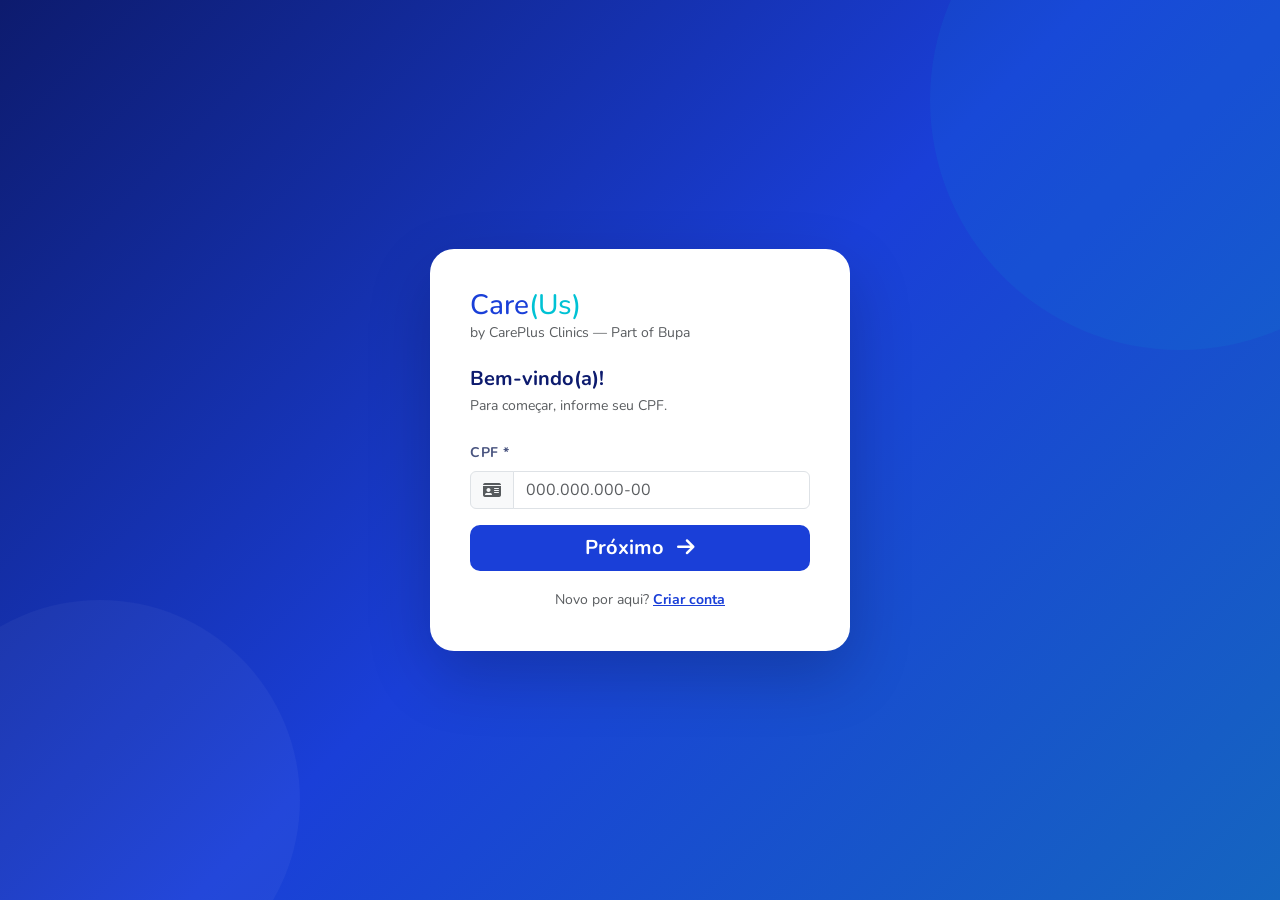
<file: index.html>
<!DOCTYPE html>
<html lang="pt-BR">
<head>
  <meta charset="UTF-8">
  <meta name="viewport" content="width=device-width, initial-scale=1.0">
  <title>Care(Us) — Login</title>

  <!-- Bootstrap 5 CSS -->
  <link href="https://cdn.jsdelivr.net/npm/bootstrap@5.3.3/dist/css/bootstrap.min.css" rel="stylesheet">
  <!-- Font Awesome -->
  <link rel="stylesheet" href="https://cdnjs.cloudflare.com/ajax/libs/font-awesome/6.4.0/css/all.min.css">
  <!-- Custom CSS -->
  <link rel="stylesheet" href="css/style.css">
</head>
<body>

<div class="login-page">
  <div class="login-card">

    <!-- Logo -->
    <div class="mb-4">
      <h2 class="fw-black mb-0" style="color: var(--cp-blue); font-size: 28px;">
        Care<span style="color: var(--cp-cyan);">(Us)</span>
      </h2>
      <p class="text-muted small mb-0">by CarePlus Clinics — Part of Bupa</p>
    </div>

    <!-- ETAPA 1: CPF -->
    <div id="stepCpf">
      <h5 class="fw-bold mb-1">Bem-vindo(a)!</h5>
      <p class="text-muted small mb-4">Para começar, informe seu CPF.</p>

      <div class="mb-3">
        <label class="form-label fw-bold small text-uppercase" style="color: var(--cp-gray-text); letter-spacing: .5px;">CPF *</label>
        <div class="input-group">
          <span class="input-group-text"><i class="fas fa-id-card text-muted"></i></span>
          <input type="text" class="form-control" id="cpfInput" placeholder="000.000.000-00" maxlength="14">
        </div>
      </div>

      <button class="btn btn-cp-primary btn-lg w-100 mb-3" onclick="checkCPF()">
        Próximo <i class="fas fa-arrow-right ms-2"></i>
      </button>

      <div class="text-center">
        <small class="text-muted">Novo por aqui? </small>
        <a href="#" class="fw-bold small" style="color: var(--cp-blue);" onclick="showStep('stepCadastro')">Criar conta</a>
      </div>
    </div>

    <!-- ETAPA 2: Senha -->
    <div id="stepSenha" class="d-none">
      <div class="text-center mb-4">
        <div class="rounded-circle mx-auto mb-3 d-flex align-items-center justify-content-center fw-black text-white"
             style="width:64px;height:64px;background:linear-gradient(135deg,var(--cp-blue),var(--cp-cyan));font-size:24px;">A</div>
        <h5 class="fw-bold mb-0">Bem-vinda, Ana!</h5>
        <p class="text-muted small">Digite sua senha para entrar</p>
      </div>

      <div class="mb-3">
        <label class="form-label fw-bold small text-uppercase" style="color: var(--cp-gray-text); letter-spacing: .5px;">Senha *</label>
        <div class="input-group">
          <span class="input-group-text"><i class="fas fa-lock text-muted"></i></span>
          <input type="password" class="form-control" id="senhaInput" placeholder="••••••••">
          <button class="btn btn-outline-secondary" type="button" onclick="toggleSenha()">
            <i class="fas fa-eye" id="eyeIcon"></i>
          </button>
        </div>
      </div>

      <div class="form-check mb-3">
        <input class="form-check-input" type="checkbox" id="keepConnected">
        <label class="form-check-label small" for="keepConnected">Permanecer conectado</label>
      </div>

      <button class="btn btn-cp-primary btn-lg w-100 mb-3" onclick="doLogin()">
        <i class="fas fa-sign-in-alt me-2"></i> Entrar
      </button>

      <div class="d-flex justify-content-center gap-3">
        <a href="#" class="small" style="color: var(--cp-blue);" onclick="showStep('stepCpf')">Voltar</a>
        <span class="text-muted small">·</span>
        <a href="#" class="small" style="color: var(--cp-blue);">Esqueci a senha</a>
      </div>
    </div>

    <!-- ETAPA 3: Cadastro -->
    <div id="stepCadastro" class="d-none">
      <div class="d-flex align-items-center gap-2 mb-4">
        <a href="#" onclick="showStep('stepCpf')" class="text-decoration-none" style="color: var(--cp-blue);">
          <i class="fas fa-arrow-left"></i>
        </a>
        <h5 class="fw-bold mb-0">Criar Conta</h5>
      </div>

      <div class="row g-3">
        <div class="col-12">
          <label class="form-label fw-bold small">CPF *</label>
          <input type="text" class="form-control" placeholder="000.000.000-00" maxlength="14">
        </div>
        <div class="col-12">
          <label class="form-label fw-bold small">Nome Completo *</label>
          <input type="text" class="form-control" placeholder="Seu nome completo">
        </div>
        <div class="col-md-6">
          <label class="form-label fw-bold small">E-mail *</label>
          <input type="email" class="form-control" placeholder="email@exemplo.com">
        </div>
        <div class="col-md-6">
          <label class="form-label fw-bold small">Telefone *</label>
          <input type="text" class="form-control" placeholder="(11) 99999-0000">
        </div>
        <div class="col-md-8">
          <label class="form-label fw-bold small">CEP *</label>
          <input type="text" class="form-control" placeholder="00000-000">
        </div>
        <div class="col-md-4">
          <label class="form-label fw-bold small">Número</label>
          <input type="text" class="form-control" placeholder="42">
        </div>
        <div class="col-md-6">
          <label class="form-label fw-bold small">Data de Nascimento *</label>
          <input type="date" class="form-control">
        </div>
        <div class="col-md-6">
          <label class="form-label fw-bold small">Tipo Sanguíneo</label>
          <select class="form-select">
            <option value="">Selecione</option>
            <option>A+</option><option>A-</option><option>B+</option><option>B-</option>
            <option>AB+</option><option>AB-</option><option>O+</option><option>O-</option>
          </select>
        </div>
        <div class="col-12">
          <label class="form-label fw-bold small">Alergias</label>
          <input type="text" class="form-control" placeholder="Ex: Dipirona, Penicilina">
        </div>
        <div class="col-12">
          <label class="form-label fw-bold small">Senha *</label>
          <input type="password" class="form-control" placeholder="Mínimo 8 caracteres">
        </div>
        <div class="col-12">
          <button class="btn btn-cp-primary btn-lg w-100"
            onclick="showToast('Conta criada! Bem-vindo(a) ao Care(Us)!','success'); setTimeout(()=>{window.location.href='home.html'},1500);">
            <i class="fas fa-check me-2"></i> Criar Conta
          </button>
        </div>
      </div>
    </div>

  </div>
</div>

<!-- Bootstrap JS -->
<script src="https://cdn.jsdelivr.net/npm/bootstrap@5.3.3/dist/js/bootstrap.bundle.min.js"></script>
<!-- App JS -->
<script src="js/app.js"></script>
<script>
  document.addEventListener('DOMContentLoaded', () => {
    maskCPF(document.getElementById('cpfInput'));
  });

  function showStep(id) {
    ['stepCpf','stepSenha','stepCadastro'].forEach(s => {
      document.getElementById(s).classList.add('d-none');
    });
    document.getElementById(id).classList.remove('d-none');
  }

  function checkCPF() {
    const cpf = document.getElementById('cpfInput').value.replace(/\D/g,'');
    if (cpf.length !== 11) {
      showToast('CPF inválido. Verifique e tente novamente.', 'danger');
      return;
    }
    showStep('stepSenha');
  }

  function doLogin() {
    const senha = document.getElementById('senhaInput').value;
    if (!senha) { showToast('Informe sua senha.', 'danger'); return; }
    showToast('Entrando...', 'info', 900);
    setTimeout(() => { window.location.href = 'home.html'; }, 900);
  }

  function toggleSenha() {
    const input = document.getElementById('senhaInput');
    const icon  = document.getElementById('eyeIcon');
    if (input.type === 'password') {
      input.type = 'text';
      icon.className = 'fas fa-eye-slash';
    } else {
      input.type = 'password';
      icon.className = 'fas fa-eye';
    }
  }

  document.addEventListener('keydown', e => {
    if (e.key !== 'Enter') return;
    if (!document.getElementById('stepCpf').classList.contains('d-none'))    checkCPF();
    else if (!document.getElementById('stepSenha').classList.contains('d-none')) doLogin();
  });
</script>
</body>
</html>
</file>
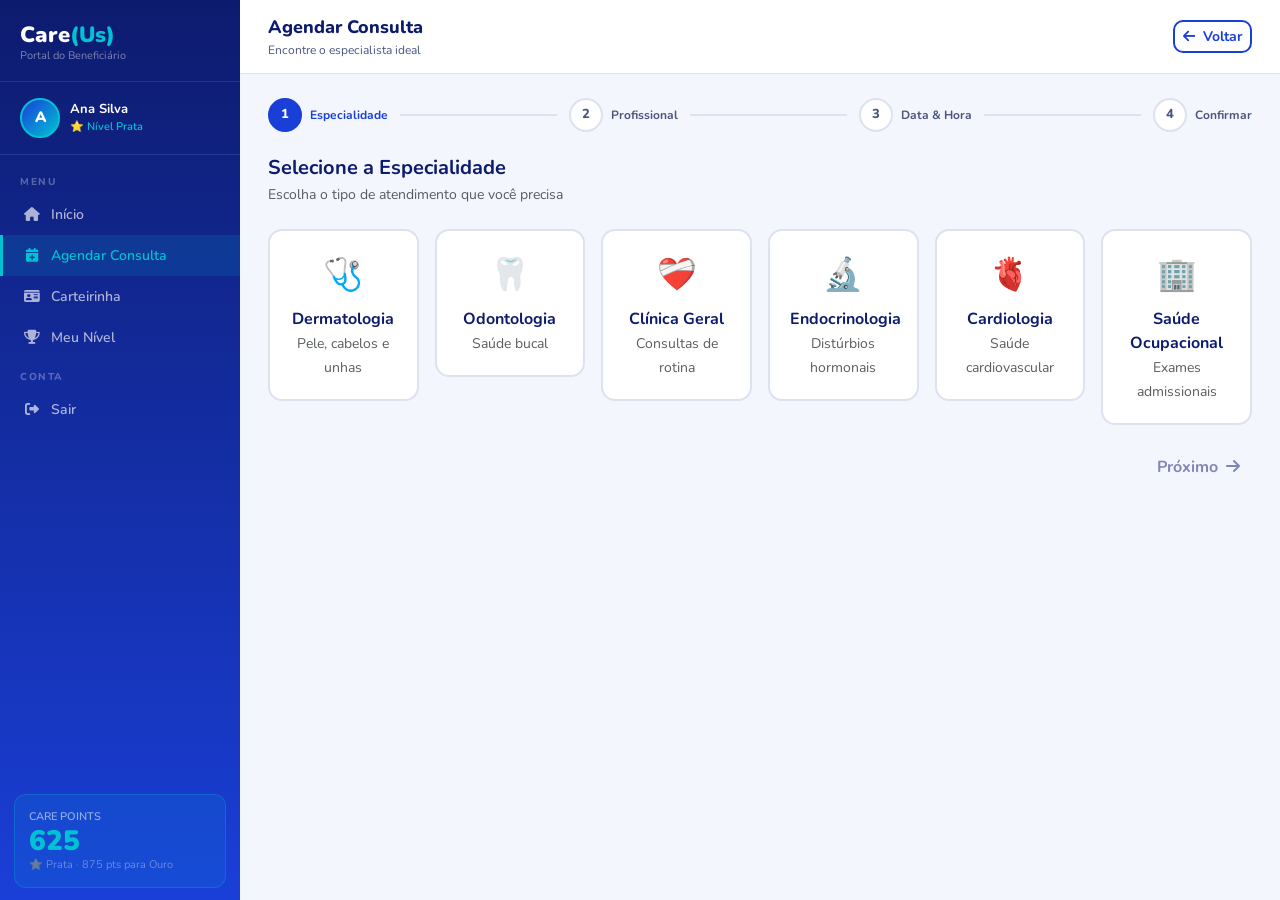
<file: agendar.html>
<!DOCTYPE html>
<html lang="pt-BR">
<head>
  <meta charset="UTF-8">
  <meta name="viewport" content="width=device-width, initial-scale=1.0">
  <title>Care(Us) — Agendar Consulta</title>
  <link href="https://cdn.jsdelivr.net/npm/bootstrap@5.3.3/dist/css/bootstrap.min.css" rel="stylesheet">
  <link rel="stylesheet" href="https://cdnjs.cloudflare.com/ajax/libs/font-awesome/6.4.0/css/all.min.css">
  <link rel="stylesheet" href="css/style.css">
</head>
<body>

<div id="sidebarMount"></div>

<div class="main-content">

  <div class="topbar d-flex align-items-center justify-content-between">
    <div>
      <div class="page-title">Agendar Consulta</div>
      <div class="page-sub">Encontre o especialista ideal</div>
    </div>
    <a href="home.html" class="btn btn-cp-outline btn-sm">
      <i class="fas fa-arrow-left me-1"></i> Voltar
    </a>
  </div>

  <div class="page-wrapper">

    <!-- STEPPER -->
    <div class="stepper mb-4 fade-up">
      <div class="step-item active" id="si1">
        <div class="step-circle" id="sc1">1</div>
        <span class="step-label d-none d-sm-inline">Especialidade</span>
      </div>
      <div class="step-line" id="sl1"></div>
      <div class="step-item" id="si2">
        <div class="step-circle" id="sc2">2</div>
        <span class="step-label d-none d-sm-inline">Profissional</span>
      </div>
      <div class="step-line" id="sl2"></div>
      <div class="step-item" id="si3">
        <div class="step-circle" id="sc3">3</div>
        <span class="step-label d-none d-sm-inline">Data & Hora</span>
      </div>
      <div class="step-line" id="sl3"></div>
      <div class="step-item" id="si4">
        <div class="step-circle" id="sc4">4</div>
        <span class="step-label d-none d-sm-inline">Confirmar</span>
      </div>
    </div>

    <!-- PAINEL 1: Especialidade -->
    <div id="panel1">
      <h5 class="fw-bold mb-1">Selecione a Especialidade</h5>
      <p class="text-muted small mb-4">Escolha o tipo de atendimento que você precisa</p>

      <div class="row g-3 mb-4">
        <div class="col-6 col-md-4 col-lg-2">
          <div class="specialty-card" onclick="selectEspec(this,'Dermatologia')">
            <div style="font-size:32px;">🩺</div>
            <div class="fw-bold mt-2">Dermatologia</div>
            <small class="text-muted">Pele, cabelos e unhas</small>
          </div>
        </div>
        <div class="col-6 col-md-4 col-lg-2">
          <div class="specialty-card" onclick="selectEspec(this,'Odontologia')">
            <div style="font-size:32px;">🦷</div>
            <div class="fw-bold mt-2">Odontologia</div>
            <small class="text-muted">Saúde bucal</small>
          </div>
        </div>
        <div class="col-6 col-md-4 col-lg-2">
          <div class="specialty-card" onclick="selectEspec(this,'Clínica Geral')">
            <div style="font-size:32px;">❤️‍🩹</div>
            <div class="fw-bold mt-2">Clínica Geral</div>
            <small class="text-muted">Consultas de rotina</small>
          </div>
        </div>
        <div class="col-6 col-md-4 col-lg-2">
          <div class="specialty-card" onclick="selectEspec(this,'Endocrinologia')">
            <div style="font-size:32px;">🔬</div>
            <div class="fw-bold mt-2">Endocrinologia</div>
            <small class="text-muted">Distúrbios hormonais</small>
          </div>
        </div>
        <div class="col-6 col-md-4 col-lg-2">
          <div class="specialty-card" onclick="selectEspec(this,'Cardiologia')">
            <div style="font-size:32px;">🫀</div>
            <div class="fw-bold mt-2">Cardiologia</div>
            <small class="text-muted">Saúde cardiovascular</small>
          </div>
        </div>
        <div class="col-6 col-md-4 col-lg-2">
          <div class="specialty-card" onclick="selectEspec(this,'Saúde Ocupacional')">
            <div style="font-size:32px;">🏢</div>
            <div class="fw-bold mt-2">Saúde Ocupacional</div>
            <small class="text-muted">Exames admissionais</small>
          </div>
        </div>
      </div>

      <div class="text-end">
        <button class="btn btn-cp-primary" id="btnProx1" onclick="goStep(2)" disabled
                style="opacity:.5; cursor:not-allowed;">
          Próximo <i class="fas fa-arrow-right ms-1"></i>
        </button>
      </div>
    </div>

<!-- PAINEL 2: Profissional -->
<div id="panel2" class="d-none">
  <div class="d-flex align-items-center justify-content-between mb-3">
    <div>
      <h5 class="fw-bold mb-0">Escolha o Profissional</h5>
      <small class="text-muted" id="specLabel">3 resultados encontrados</small>
    </div>
    <button class="btn btn-cp-outline btn-sm" onclick="goStep(1)">
      <i class="fas fa-arrow-left me-1"></i> Voltar
    </button>
  </div>

  <!-- Filtros -->
  <div class="d-flex flex-wrap gap-2 mb-3">
    <button class="btn btn-sm btn-cp-outline" id="filtroHoje"  onclick="filterToggle(this,'hoje')">Disponível hoje</button>
    <button class="btn btn-sm btn-cp-outline" id="filtroPlano" onclick="filterToggle(this,'plano')">Aceita meu plano</button>
    <button class="btn btn-sm btn-cp-outline" id="filtroPrata" onclick="filterToggle(this,'prata')">Desconto Prata</button>
  </div>

  <!-- Lista de médicos renderizada via JS -->
  <div id="listaMedicos"></div>

</div>

    <!-- PAINEL 3: Data & Hora -->
    <div id="panel3" class="d-none">
      <div class="d-flex align-items-center justify-content-between mb-4">
        <div>
          <h5 class="fw-bold mb-0" id="medicoTitle">-</h5>
          <small class="text-muted" id="medicoAddr">-</small>
        </div>
        <button class="btn btn-cp-outline btn-sm" onclick="goStep(2)">
          <i class="fas fa-arrow-left me-1"></i> Voltar
        </button>
      </div>

      <div class="row g-4">
        <div class="col-md-6">
          <div class="cp-card p-4">
            <h6 class="fw-bold mb-3"><i class="fas fa-calendar me-1"></i> Escolha o Dia</h6>
            <div id="calendarioPrincipal"></div>
          </div>
        </div>
        <div class="col-md-6">
          <div class="cp-card p-4">
            <h6 class="fw-bold mb-3"><i class="fas fa-clock me-1"></i> Horários Disponíveis</h6>
            <p class="text-muted small" id="dataSelecionada">Selecione um dia no calendário</p>
            <div class="d-flex flex-wrap gap-2 mb-4">
              <span class="time-slot" onclick="selTime(this)">08:30</span>
              <span class="time-slot" onclick="selTime(this)">09:00</span>
              <span class="time-slot" onclick="selTime(this)">10:00</span>
              <span class="time-slot" onclick="selTime(this)">11:00</span>
              <span class="time-slot selected" onclick="selTime(this)">15:00</span>
              <span class="time-slot" onclick="selTime(this)">15:30</span>
              <span class="time-slot" onclick="selTime(this)">16:15</span>
              <span class="time-slot" onclick="selTime(this)">18:30</span>
            </div>
            <div class="mb-3">
              <label class="form-label fw-bold small">Observações</label>
              <textarea class="form-control" rows="3" placeholder="Descreva o motivo da consulta..."></textarea>
            </div>
            <div class="text-end">
              <button class="btn btn-cp-primary" onclick="goStep(4)">
                Continuar <i class="fas fa-arrow-right ms-1"></i>
              </button>
            </div>
          </div>
        </div>
      </div>
    </div>

    <!-- PAINEL 4: Confirmação -->
    <div id="panel4" class="d-none">
      <div class="d-flex align-items-center justify-content-between mb-4">
        <div>
          <h5 class="fw-bold mb-0">Confirmar Agendamento</h5>
          <small class="text-muted">Revise os dados antes de confirmar</small>
        </div>
        <button class="btn btn-cp-outline btn-sm" onclick="goStep(3)">
          <i class="fas fa-arrow-left me-1"></i> Voltar
        </button>
      </div>

      <div class="row g-4">
        <div class="col-lg-7">
          <!-- Resumo -->
          <div class="cp-card p-4 mb-3 fade-up"
               style="background: linear-gradient(135deg,#E8ECFF,#E0F9FB);border-color: var(--cp-blue);">
            <div class="row g-3">
              <div class="col-12">
                <small class="text-muted fw-bold">Profissional</small>
                <div class="fw-bold" id="confMedico">-</div>
                <small class="text-muted" id="confEspec">—</small>
              </div>
              <div class="col-md-6">
                <small class="text-muted fw-bold">Clínica</small>
                <div class="fw-bold" id="confAddr">-</div>
              </div>
              <div class="col-md-6">
                <small class="text-muted fw-bold">Data e Hora</small>
                <div class="fw-bold">Dom, 26/04/2026 · 15:00</div>
              </div>
              <div class="col-md-6">
                <small class="text-muted fw-bold">Deslocamento</small>
                <div class="fw-bold">🚗 10 km · ~15 min (leve)</div>
              </div>
              <div class="col-md-6">
                <small class="text-muted fw-bold">Clima previsto</small>
                <div class="fw-bold">☀️ 29°C · Ensolarado</div>
              </div>
            </div>
          </div>

          <!-- Recompensa -->
          <div class="p-3 rounded-3 mb-3 d-flex align-items-center gap-3 fade-up"
               style="background:linear-gradient(135deg, var(--cp-blue-dark), var(--cp-blue)); color:#fff;">
            <span style="font-size:28px;">🏆</span>
            <div>
              <div class="fw-bold">+20 Care Points pelo agendamento!</div>
              <small style="opacity:.75;">Compareça e ganhe mais +50 pts. Cancele com 48h+ e ganhe +20 pts.</small>
            </div>
          </div>

          <!-- Integrações -->
          <div class="cp-card p-3 fade-up">
            <h6 class="fw-bold mb-3">Integrações disponíveis</h6>
            <div class="d-grid gap-2">
              <button class="btn btn-cp-outline btn-sm text-start" onclick="showToast('Adicionado ao Google Agenda!','success')">
                <i class="fab fa-google me-2" style="color:#EA4335;"></i> Sincronizar com Google Agenda
              </button>
              <button class="btn btn-cp-outline btn-sm text-start" onclick="showToast('Abrindo rota no Waze...','info')">
                <span class="me-2">🗺️</span> Planejar rota no Waze
              </button>
              <button class="btn btn-cp-outline btn-sm text-start" onclick="showToast('Disponível após a consulta.','info')">
                <i class="fas fa-rotate me-2"></i> Agendar consulta de retorno
              </button>
            </div>
          </div>
        </div>

        <div class="col-lg-5">
          <div class="cp-card p-4 fade-up">
            <h6 class="fw-bold mb-3">Resumo</h6>
            <table class="table table-sm">
              <tbody>
                <tr><td class="text-muted small">Especialidade</td><td class="fw-bold small" id="resumoEspec">—</td></tr>
                <tr><td class="text-muted small">Médico</td><td class="fw-bold small" id="resumoMedico">—</td></tr>
                <tr><td class="text-muted small">Data</td><td class="fw-bold small">26/04/2026</td></tr>
                <tr><td class="text-muted small">Hora</td><td class="fw-bold small">15:00</td></tr>
                <tr><td class="text-muted small">Cobertura</td><td><span class="badge" style="background:#E8F5E9;color:#2E7D32;">✓ Plano aceito</span></td></tr>
              </tbody>
            </table>
            <button class="btn btn-cp-primary btn-lg w-100" onclick="finalizar()">
              <i class="fas fa-check me-2"></i> Confirmar Agendamento
            </button>
            <p class="text-muted text-center mt-2" style="font-size:11px;">
              A consulta será confirmada pela nossa equipe
            </p>
          </div>
        </div>
      </div>
    </div>

    <!-- PAINEL SUCESSO -->
    <div id="panelSucesso" class="d-none text-center py-5 fade-up">
      <div style="font-size:64px;" class="mb-3">🎉</div>
      <h3 class="fw-black" style="color: var(--cp-blue);">Consulta Agendada!</h3>
      <p class="text-muted" id="sucessoInfo">—</p>
      <div class="d-inline-block rounded-3 p-3 mb-4"
           style="background:linear-gradient(135deg,var(--cp-blue-dark),var(--cp-blue));color:#fff;">
        <div class="small" style="opacity:.75;">Care Points ganhos</div>
        <div class="fw-black" style="font-size:36px;color:var(--cp-cyan);">+20 CP</div>
        <div class="small" style="opacity:.75;">Saldo total: <strong>645 pts</strong></div>
      </div>
      <div class="d-flex justify-content-center flex-wrap gap-2">
        <a href="home.html" class="btn btn-cp-primary">
          <i class="fas fa-house me-1"></i> Ir para Início
        </a>
        <button class="btn btn-cp-outline" onclick="showToast('Adicionado ao Google Agenda!','success')">
          <i class="fab fa-google me-1"></i> Google Agenda
        </button>
        <button class="btn btn-cp-outline" onclick="showToast('Abrindo Waze...','info')">
          <i class="fas fa-location-arrow me-1"></i> Waze
        </button>
      </div>
    </div>

  </div><!-- /page-wrapper -->
</div><!-- /main-content -->

<script src="https://cdn.jsdelivr.net/npm/bootstrap@5.3.3/dist/js/bootstrap.bundle.min.js"></script>
<script src="js/app.js"></script>
<script src="js/sidebar.js"></script>
<script src="js/data.js"></script>
<script>
  let currentStep     = 1;
  let especSelecionada = '';
  let medicoSelecionado = {};
  let filtrosAtivos   = { hoje: false, plano: false, prata: false };
 
  document.addEventListener('DOMContentLoaded', () => {
    buildSidebar('agendar');
  });
 
  /* ---- Renderiza a lista de médicos filtrada ---- */
  function renderMedicos() {
    const lista = medicos.filter(m => {
      if (m.especialidade !== especSelecionada) return false;
      if (filtrosAtivos.hoje  && !m.proximaData.toLowerCase().includes('hoje')) return false;
      if (filtrosAtivos.plano && !m.planoAceito)  return false;
      if (filtrosAtivos.prata && !m.descontoPrata) return false;
      return true;
    });
 
    const container = document.getElementById('listaMedicos');
 
    if (lista.length === 0) {
      container.innerHTML = `
        <div class="text-center py-5 text-muted">
          <i class="fas fa-user-doctor fa-2x mb-3"></i>
          <p>Nenhum profissional encontrado com os filtros selecionados.</p>
        </div>`;
      document.getElementById('specLabel').textContent = '0 resultados encontrados';
      return;
    }
 
    document.getElementById('specLabel').textContent =
      `${lista.length} resultado${lista.length > 1 ? 's' : ''} para "${especSelecionada}"`;
 
    container.innerHTML = lista.map(m => {
      const avatarStyle = m.avatarGradient
        ? `background:${m.avatarGradient};`
        : '';
 
      const badges = [
        `<span class="badge" style="background:var(--cp-gray-bg);color:var(--cp-gray-text);">🏥 ${m.clinica}</span>`,
        m.planoAceito  ? `<span class="badge" style="background:#E8F5E9;color:#2E7D32;">✓ Plano aceito</span>` : '',
        m.descontoPrata ? `<span class="badge" style="background:#F3E5F5;color:#7B1FA2;">⭐ Desconto Prata</span>` : '',
        m.distancia    ? `<span class="badge" style="background:var(--cp-gray-bg);color:var(--cp-gray-text);">🚗 ${m.distancia}</span>` : '',
      ].filter(Boolean).join('');
 
      const rodape = m.cobertura === 'total'
        ? `<div style="font-size:11px;color:var(--cp-green);">✓ Cobertura total</div>`
        : m.preco
        ? `<div style="font-size:11px;color:var(--cp-gray-text);">${m.preco}</div>`
        : '';
 
      return `
        <div class="cp-card p-3 mb-3 fade-up" style="cursor:pointer;"
             onclick="selectMedico(${m.id})">
          <div class="d-flex align-items-center gap-3">
            <div class="doctor-avatar" style="width:56px;height:56px;border-radius:14px;font-size:18px;${avatarStyle}">
              ${m.iniciais}
            </div>
            <div class="flex-grow-1">
              <div class="fw-bold">${m.nome}</div>
              <small class="text-muted">${m.crm} · ${m.especialidade}</small>
              <div class="d-flex flex-wrap gap-1 mt-1">${badges}</div>
            </div>
            <div class="text-end flex-shrink-0">
              <div style="font-size:11px;color:var(--cp-gray-text);">Próx. disponível</div>
              <div class="fw-bold" style="color:${m.proximaDataCor};">${m.proximaData}</div>
              ${rodape}
            </div>
          </div>
        </div>`;
    }).join('');
  }
 
  /* ---- Seleciona especialidade ---- */
  function selectEspec(el, nome) {
    document.querySelectorAll('.specialty-card').forEach(c => c.classList.remove('selected'));
    el.classList.add('selected');
    especSelecionada = nome;
 
    const btn = document.getElementById('btnProx1');
    btn.disabled = false;
    btn.style.opacity = '1';
    btn.style.cursor  = 'pointer';
  }
 
  /* ---- Toggle de filtros ---- */
  function filterToggle(btn, filtro) {
    filtrosAtivos[filtro] = !filtrosAtivos[filtro];
    btn.classList.toggle('btn-cp-primary');
    btn.classList.toggle('btn-cp-outline');
    renderMedicos();
  }
 
  /* ---- Seleciona médico pelo id ---- */
  function selectMedico(id) {
    medicoSelecionado = medicos.find(m => m.id === id);
 
    document.getElementById('medicoTitle').textContent = `Agendar com ${medicoSelecionado.nome}`;
    document.getElementById('medicoAddr').textContent  = medicoSelecionado.endereco;
    document.getElementById('confMedico').textContent  = medicoSelecionado.nome;
    document.getElementById('confEspec').textContent   = medicoSelecionado.especialidade;
    document.getElementById('confAddr').textContent    = medicoSelecionado.endereco;
    document.getElementById('resumoMedico').textContent = medicoSelecionado.nome;
    document.getElementById('resumoEspec').textContent  = medicoSelecionado.especialidade;
    document.getElementById('sucessoInfo').textContent  = `${medicoSelecionado.nome} · Dom, 26/04 · 15:00`;
 
    goStep(3);
  }
 
  /* ---- Navegação entre steps ---- */
  function goStep(n) {
    ['panel1','panel2','panel3','panel4'].forEach(id => {
      document.getElementById(id).classList.add('d-none');
    });
    document.getElementById('panel' + n).classList.remove('d-none');
    currentStep = n;
 
    // Atualiza stepper
    for (let i = 1; i <= 4; i++) {
      const si = document.getElementById('si' + i);
      const sc = document.getElementById('sc' + i);
      si.classList.remove('active', 'done');
      sc.innerHTML = i;
      if (i < 4) document.getElementById('sl' + i)?.classList.remove('done');
    }
    for (let i = 1; i < n; i++) {
      document.getElementById('si' + i).classList.add('done');
      document.getElementById('sc' + i).innerHTML = '<i class="fas fa-check" style="font-size:11px;"></i>';
      if (i < 4) document.getElementById('sl' + i)?.classList.add('done');
    }
    document.getElementById('si' + n).classList.add('active');
    window.scrollTo({ top: 0, behavior: 'smooth' });
 
    // Renderiza médicos ao entrar no passo 2
    if (n === 2) renderMedicos();
 
    // Inicia calendário ao entrar no passo 3
    if (n === 3) renderCalendar('calendarioPrincipal', d => {
      const dias   = ['Dom','Seg','Ter','Qua','Qui','Sex','Sáb'];
      const meses  = ['Jan','Fev','Mar','Abr','Mai','Jun','Jul','Ago','Set','Out','Nov','Dez'];
      document.getElementById('dataSelecionada').textContent =
        `${dias[d.getDay()]}, ${d.getDate()} de ${meses[d.getMonth()]} de ${d.getFullYear()}`;
    });
  }
 
  /* ---- Seleciona horário ---- */
  function selTime(el) {
    document.querySelectorAll('.time-slot').forEach(t => t.classList.remove('selected'));
    el.classList.add('selected');
  }
 
  /* ---- Finaliza agendamento ---- */
  function finalizar() {
    ['panel1','panel2','panel3','panel4'].forEach(id => {
      document.getElementById(id).classList.add('d-none');
    });
    document.getElementById('panelSucesso').classList.remove('d-none');
 
    for (let i = 1; i <= 4; i++) {
      document.getElementById('si' + i).classList.add('done');
      document.getElementById('sc' + i).innerHTML = '<i class="fas fa-check" style="font-size:11px;"></i>';
    }
    showToast('Consulta agendada! +20 Care Points adicionados! 🎉', 'success', 5000);
    window.scrollTo({ top: 0, behavior: 'smooth' });
  }
</script>

</body>
</html>
</file>
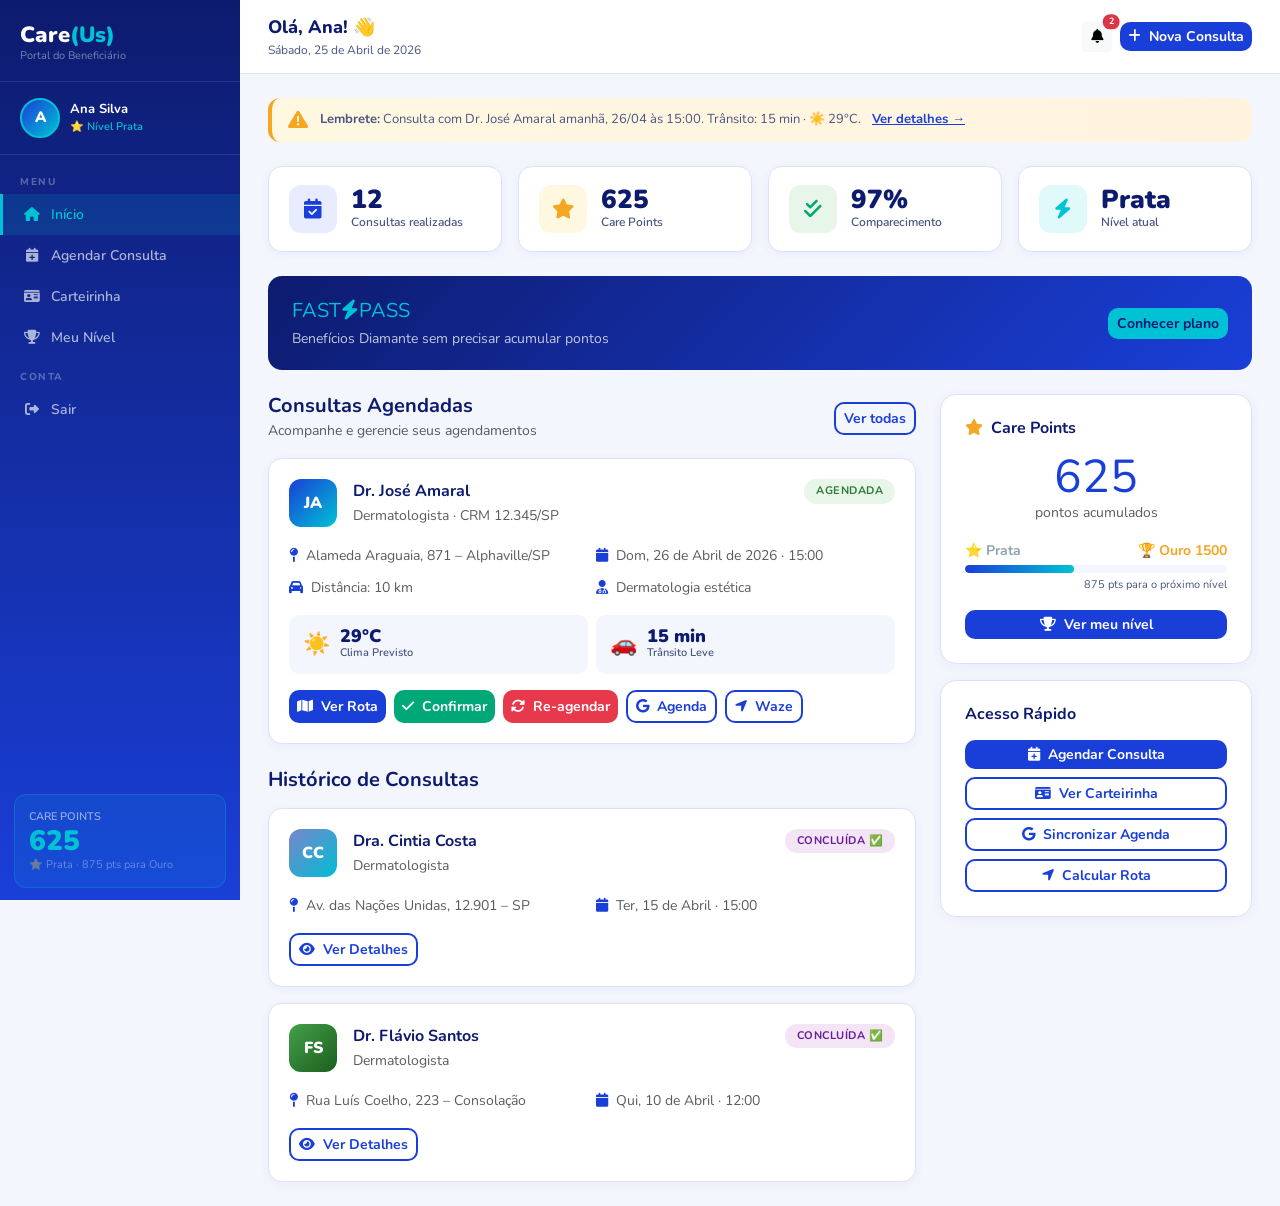
<file: home.html>
<!DOCTYPE html>
<html lang="pt-BR">
<head>
  <meta charset="UTF-8">
  <meta name="viewport" content="width=device-width, initial-scale=1.0">
  <title>Care(Us) — Início</title>
  <link href="https://cdn.jsdelivr.net/npm/bootstrap@5.3.3/dist/css/bootstrap.min.css" rel="stylesheet">
  <link rel="stylesheet" href="https://cdnjs.cloudflare.com/ajax/libs/font-awesome/6.4.0/css/all.min.css">
  <link rel="stylesheet" href="css/style.css">
</head>
<body>

<!-- Sidebar será inserida aqui pelo JS -->
<div id="sidebarMount"></div>

<!-- CONTEÚDO PRINCIPAL -->
<div class="main-content">

  <!-- Topbar -->
  <div class="topbar d-flex align-items-center justify-content-between">
    <div>
      <div class="page-title">Olá, Ana! 👋</div>
      <div class="page-sub">Sábado, 25 de Abril de 2026</div>
    </div>
    <div class="d-flex align-items-center gap-2">
      <button class="btn btn-light btn-sm position-relative" onclick="showToast('Consulta amanhã às 15h. Trânsito: 15 min. ☀️ 29°C','info',4000)">
        <i class="fas fa-bell"></i>
        <span class="position-absolute top-0 start-100 translate-middle badge rounded-pill bg-danger" style="font-size:9px;">2</span>
      </button>
      <a href="agendar.html" class="btn btn-cp-primary btn-sm">
        <i class="fas fa-plus me-1"></i> Nova Consulta
      </a>
    </div>
  </div>

  <!-- Conteúdo -->
  <div class="page-wrapper">

    <!-- Alerta -->
    <div class="alert-cp warning mb-4 fade-up">
      <i class="fas fa-triangle-exclamation fs-5" style="color: var(--cp-gold); flex-shrink:0;"></i>
      <div>
        <strong>Lembrete:</strong> Consulta com Dr. José Amaral amanhã, 26/04 às 15:00.
        Trânsito: 15 min · ☀️ 29°C.
        <a href="#consultaProxima" class="fw-bold ms-2" style="color: var(--cp-blue);">Ver detalhes →</a>
      </div>
    </div>

    <!-- Cards de estatísticas -->
    <div class="row g-3 mb-4">
      <div class="col-6 col-lg-3 fade-up delay-1">
        <div class="stat-card">
          <div class="stat-icon" style="background:#E8ECFF; color: var(--cp-blue);">
            <i class="fas fa-calendar-check"></i>
          </div>
          <div>
            <div class="stat-val">12</div>
            <div class="stat-label">Consultas realizadas</div>
          </div>
        </div>
      </div>
      <div class="col-6 col-lg-3 fade-up delay-2">
        <div class="stat-card">
          <div class="stat-icon" style="background:#FFF8E1; color: var(--cp-gold);">
            <i class="fas fa-star"></i>
          </div>
          <div>
            <div class="stat-val">625</div>
            <div class="stat-label">Care Points</div>
          </div>
        </div>
      </div>
      <div class="col-6 col-lg-3 fade-up delay-3">
        <div class="stat-card">
          <div class="stat-icon" style="background:#E8F5E9; color: var(--cp-green);">
            <i class="fas fa-check-double"></i>
          </div>
          <div>
            <div class="stat-val">97%</div>
            <div class="stat-label">Comparecimento</div>
          </div>
        </div>
      </div>
      <div class="col-6 col-lg-3 fade-up delay-4">
        <div class="stat-card">
          <div class="stat-icon" style="background:#E0F9FB; color: var(--cp-cyan);">
            <i class="fas fa-bolt"></i>
          </div>
          <div>
            <div class="stat-val">Prata</div>
            <div class="stat-label">Nível atual</div>
          </div>
        </div>
      </div>
    </div>

    <!-- Banner FastPass -->
    <div class="fastpass-banner mb-4 fade-up">
      <div>
        <div class="fw-black fs-5" style="color: var(--cp-cyan);">
          FAST<i class="fas fa-bolt"></i>PASS
        </div>
        <small style="color: rgba(255,255,255,.75);">Benefícios Diamante sem precisar acumular pontos</small>
      </div>
      <a href="nivel.html" class="btn btn-sm fw-bold"
         style="background: var(--cp-cyan); color: var(--cp-blue-dark); border-radius: 10px;">
        Conhecer plano
      </a>
    </div>

    <div class="row g-4">

      <!-- Coluna esquerda: consultas -->
      <div class="col-lg-8">

        <div class="d-flex align-items-center justify-content-between mb-3">
          <div>
            <h5 class="fw-bold mb-0">Consultas Agendadas</h5>
            <small class="text-muted">Acompanhe e gerencie seus agendamentos</small>
          </div>
          <a href="agendar.html" class="btn btn-cp-outline btn-sm">Ver todas</a>
        </div>

        <!-- Consulta 1 (próxima) -->
        <div class="consulta-card mb-3 fade-up" id="consultaProxima">
          <div class="d-flex align-items-start justify-content-between mb-3">
            <div class="d-flex align-items-center gap-3">
              <div class="doctor-avatar">JA</div>
              <div>
                <div class="fw-bold">Dr. José Amaral</div>
                <small class="text-muted">Dermatologista · CRM 12.345/SP</small>
              </div>
            </div>
            <span class="status-badge status-agendada">Agendada</span>
          </div>

          <div class="row g-2 mb-3">
            <div class="col-md-6">
              <small class="text-muted"><i class="fas fa-map-pin me-1" style="color: var(--cp-blue);"></i>
                Alameda Araguaia, 871 – Alphaville/SP</small>
            </div>
            <div class="col-md-6">
              <small class="text-muted"><i class="fas fa-calendar me-1" style="color: var(--cp-blue);"></i>
                Dom, 26 de Abril de 2026 · 15:00</small>
            </div>
            <div class="col-md-6">
              <small class="text-muted"><i class="fas fa-car me-1" style="color: var(--cp-blue);"></i>
                Distância: 10 km</small>
            </div>
            <div class="col-md-6">
              <small class="text-muted"><i class="fas fa-user-doctor me-1" style="color: var(--cp-blue);"></i>
                Dermatologia estética</small>
            </div>
          </div>

          <!-- Clima e Trânsito -->
          <div class="row g-2 mb-3">
            <div class="col-6">
              <div class="wt-box">
                <span style="font-size:22px;">☀️</span>
                <div>
                  <div class="wt-val">29°C</div>
                  <div class="wt-label">Clima Previsto</div>
                </div>
              </div>
            </div>
            <div class="col-6">
              <div class="wt-box">
                <span style="font-size:22px;">🚗</span>
                <div>
                  <div class="wt-val">15 min</div>
                  <div class="wt-label">Trânsito Leve</div>
                </div>
              </div>
            </div>
          </div>

          <!-- Ações -->
          <div class="d-flex flex-wrap gap-2">
            <button class="btn btn-cp-primary btn-sm" onclick="showToast('Abrindo rota no mapa...','info')">
              <i class="fas fa-map me-1"></i> Ver Rota
            </button>
            <button class="btn btn-cp-confirm btn-sm" id="btnConfirmar" onclick="confirmarConsulta()">
              <i class="fas fa-check me-1"></i> Confirmar
            </button>
            <button class="btn btn-cp-danger btn-sm" data-bs-toggle="modal" data-bs-target="#modalReagendar">
              <i class="fas fa-rotate me-1"></i> Re-agendar
            </button>
            <button class="btn btn-cp-outline btn-sm" onclick="showToast('Adicionado ao Google Agenda!','success')">
              <i class="fab fa-google me-1"></i> Agenda
            </button>
            <button class="btn btn-cp-outline btn-sm" onclick="showToast('Abrindo Waze...','info')">
              <i class="fas fa-location-arrow me-1"></i> Waze
            </button>
          </div>
        </div>

        <!-- Histórico -->
        <h5 class="fw-bold mb-3 mt-4">Histórico de Consultas</h5>

        <div class="consulta-card mb-3 fade-up" style="opacity:.9;">
          <div class="d-flex align-items-start justify-content-between mb-3">
            <div class="d-flex align-items-center gap-3">
              <div class="doctor-avatar" style="background:linear-gradient(135deg,#7986CB,#00BCD4);">CC</div>
              <div>
                <div class="fw-bold">Dra. Cintia Costa</div>
                <small class="text-muted">Dermatologista</small>
              </div>
            </div>
            <span class="status-badge status-concluida">Concluída ✅</span>
          </div>
          <div class="row g-2 mb-3">
            <div class="col-md-6">
              <small class="text-muted"><i class="fas fa-map-pin me-1" style="color: var(--cp-blue);"></i>
                Av. das Nações Unidas, 12.901 – SP</small>
            </div>
            <div class="col-md-6">
              <small class="text-muted"><i class="fas fa-calendar me-1" style="color: var(--cp-blue);"></i>
                Ter, 15 de Abril · 15:00</small>
            </div>
          </div>
          <button class="btn btn-cp-outline btn-sm" onclick="showToast('Abrindo detalhes...','info')">
            <i class="fas fa-eye me-1"></i> Ver Detalhes
          </button>
        </div>

        <div class="consulta-card fade-up" style="opacity:.9;">
          <div class="d-flex align-items-start justify-content-between mb-3">
            <div class="d-flex align-items-center gap-3">
              <div class="doctor-avatar" style="background:linear-gradient(135deg,#43A047,#1B5E20);">FS</div>
              <div>
                <div class="fw-bold">Dr. Flávio Santos</div>
                <small class="text-muted">Dermatologista</small>
              </div>
            </div>
            <span class="status-badge status-concluida">Concluída ✅</span>
          </div>
          <div class="row g-2 mb-3">
            <div class="col-md-6">
              <small class="text-muted"><i class="fas fa-map-pin me-1" style="color: var(--cp-blue);"></i>
                Rua Luís Coelho, 223 – Consolação</small>
            </div>
            <div class="col-md-6">
              <small class="text-muted"><i class="fas fa-calendar me-1" style="color: var(--cp-blue);"></i>
                Qui, 10 de Abril · 12:00</small>
            </div>
          </div>
          <button class="btn btn-cp-outline btn-sm" onclick="showToast('Abrindo detalhes...','info')">
            <i class="fas fa-eye me-1"></i> Ver Detalhes
          </button>
        </div>

      </div>

      <!-- Coluna direita -->
      <div class="col-lg-4">

        <!-- Care Points -->
        <div class="cp-card p-4 mb-3 fade-up">
          <h6 class="fw-bold mb-3"><i class="fas fa-star me-1" style="color: var(--cp-gold);"></i> Care Points</h6>
          <div class="text-center mb-3">
            <div class="fw-black" style="font-size: 46px; color: var(--cp-blue); line-height: 1;">625</div>
            <small class="text-muted">pontos acumulados</small>
          </div>
          <div class="d-flex justify-content-between small fw-bold mb-1">
            <span style="color: #90A4AE;">⭐ Prata</span>
            <span style="color: var(--cp-gold);">🏆 Ouro 1500</span>
          </div>
          <div class="cp-progress mb-1">
            <div class="cp-progress-fill" id="cpBar" style="width: 0%"></div>
          </div>
          <div class="text-end" style="font-size: 11px; color: var(--cp-gray-text);">875 pts para o próximo nível</div>
          <a href="nivel.html" class="btn btn-cp-primary btn-sm w-100 mt-3">
            <i class="fas fa-trophy me-1"></i> Ver meu nível
          </a>
        </div>

        <!-- Acesso Rápido -->
        <div class="cp-card p-4 fade-up">
          <h6 class="fw-bold mb-3">Acesso Rápido</h6>
          <div class="d-grid gap-2">
            <a href="agendar.html" class="btn btn-cp-primary btn-sm">
              <i class="fas fa-calendar-plus me-1"></i> Agendar Consulta
            </a>
            <a href="carteirinha.html" class="btn btn-cp-outline btn-sm">
              <i class="fas fa-id-card me-1"></i> Ver Carteirinha
            </a>
            <button class="btn btn-cp-outline btn-sm" onclick="showToast('Sincronizando com Google Agenda...','success')">
              <i class="fab fa-google me-1"></i> Sincronizar Agenda
            </button>
            <button class="btn btn-cp-outline btn-sm" onclick="showToast('Calculando rota no Waze...','info')">
              <i class="fas fa-location-arrow me-1"></i> Calcular Rota
            </button>
          </div>
        </div>

      </div>
    </div><!-- /row -->

  </div><!-- /page-wrapper -->
</div><!-- /main-content -->

<!-- MODAL RE-AGENDAR -->
<div class="modal fade" id="modalReagendar" tabindex="-1">
  <div class="modal-dialog modal-dialog-centered">
    <div class="modal-content" style="border-radius: 16px; border: none;">
      <div class="modal-header border-0">
        <h5 class="modal-title fw-bold">Re-agendar Consulta</h5>
        <button type="button" class="btn-close" data-bs-dismiss="modal"></button>
      </div>
      <div class="modal-body">
        <p class="text-muted small mb-3">Dr. José Amaral · Dermatologista</p>
        <div id="modalCalendario"></div>
        <div class="mt-3">
          <div class="fw-bold small mb-2">Horários disponíveis</div>
          <div class="d-flex flex-wrap gap-2">
            <span class="time-slot" onclick="selectTimeSlot(this)">09:00</span>
            <span class="time-slot" onclick="selectTimeSlot(this)">10:30</span>
            <span class="time-slot" onclick="selectTimeSlot(this)">11:00</span>
            <span class="time-slot selected" onclick="selectTimeSlot(this)">15:00</span>
            <span class="time-slot" onclick="selectTimeSlot(this)">16:15</span>
            <span class="time-slot" onclick="selectTimeSlot(this)">18:30</span>
          </div>
        </div>
      </div>
      <div class="modal-footer border-0">
        <button class="btn btn-cp-primary" onclick="confirmarReagendamento()">Confirmar</button>
        <button class="btn btn-secondary" data-bs-dismiss="modal">Cancelar</button>
      </div>
    </div>
  </div>
</div>

<script src="https://cdn.jsdelivr.net/npm/bootstrap@5.3.3/dist/js/bootstrap.bundle.min.js"></script>
<script src="js/app.js"></script>
<script src="js/sidebar.js"></script>
<script>
  document.addEventListener('DOMContentLoaded', () => {
    buildSidebar('home');
    animateBar(document.getElementById('cpBar'), 41.7);
  });

  // Inicia calendário do modal quando abrir
  document.getElementById('modalReagendar').addEventListener('shown.bs.modal', () => {
    renderCalendar('modalCalendario');
  });

  function selectTimeSlot(el) {
    document.querySelectorAll('.time-slot').forEach(t => t.classList.remove('selected'));
    el.classList.add('selected');
  }

  function confirmarConsulta() {
    const btn = document.getElementById('btnConfirmar');
    btn.innerHTML = '<i class="fas fa-check-double me-1"></i> Confirmada!';
    btn.disabled = true;
    btn.style.background = '#007a57';
    showToast('+50 Care Points pela confirmação antecipada! 🎉', 'success', 4000);
    document.getElementById('sidebarPts').textContent = '675';
  }

  function confirmarReagendamento() {
    bootstrap.Modal.getInstance(document.getElementById('modalReagendar')).hide();
    showToast('Consulta re-agendada! +20 Care Points por cancelamento antecipado. 🎉', 'success', 4000);
  }
</script>
</body>
</html>
</file>
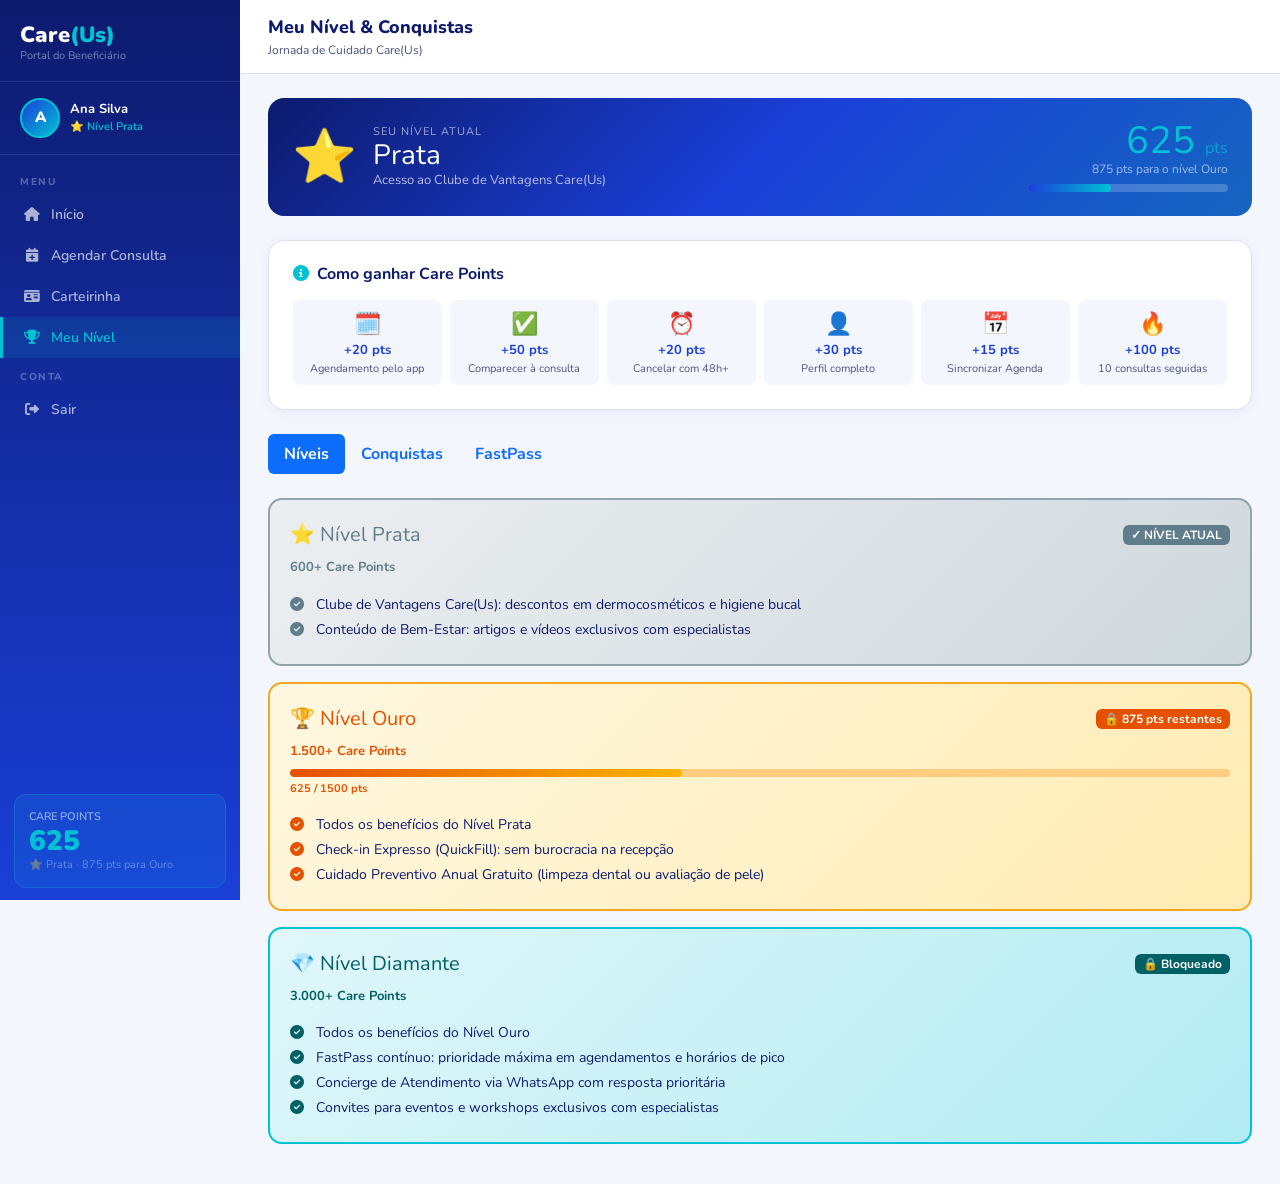
<file: nivel.html>
<!DOCTYPE html>
<html lang="pt-BR">
<head>
  <meta charset="UTF-8">
  <meta name="viewport" content="width=device-width, initial-scale=1.0">
  <title>Care(Us) — Meu Nível</title>
  <link href="https://cdn.jsdelivr.net/npm/bootstrap@5.3.3/dist/css/bootstrap.min.css" rel="stylesheet">
  <link rel="stylesheet" href="https://cdnjs.cloudflare.com/ajax/libs/font-awesome/6.4.0/css/all.min.css">
  <link rel="stylesheet" href="css/style.css">
</head>
<body>

<div id="sidebarMount"></div>

<div class="main-content">

  <div class="topbar d-flex align-items-center justify-content-between">
    <div>
      <div class="page-title">Meu Nível & Conquistas</div>
      <div class="page-sub">Jornada de Cuidado Care(Us)</div>
    </div>
  </div>

  <div class="page-wrapper">

    <!-- Hero do nível atual -->
    <div class="rounded-4 p-4 mb-4 fade-up d-flex align-items-center flex-wrap gap-3"
         style="background:linear-gradient(135deg,var(--cp-blue-dark),var(--cp-blue),#1565C0); color:#fff;">
      <div style="font-size:52px; line-height:1;">⭐</div>
      <div class="flex-grow-1">
        <div style="font-size:11px;opacity:.6;text-transform:uppercase;letter-spacing:1px;">Seu nível atual</div>
        <div class="fw-black" style="font-size:28px; line-height:1.1;">Prata</div>
        <div style="color:rgba(255,255,255,.7);font-size:13px;">Acesso ao Clube de Vantagens Care(Us)</div>
      </div>
      <div class="text-end" style="min-width:200px;">
        <div class="fw-black" style="font-size:38px; color:var(--cp-cyan); line-height:1;">
          625 <span style="font-size:16px;opacity:.7;">pts</span>
        </div>
        <div style="font-size:12px;opacity:.6;margin-bottom:6px;">875 pts para o nível Ouro</div>
        <div class="cp-progress" style="background:rgba(255,255,255,.2);">
          <div class="cp-progress-fill" id="heroBar" style="width:0%"></div>
        </div>
      </div>
    </div>

    <!-- Como ganhar pontos -->
    <div class="cp-card p-4 mb-4 fade-up">
      <h6 class="fw-bold mb-3"><i class="fas fa-circle-info me-1" style="color:var(--cp-cyan);"></i> Como ganhar Care Points</h6>
      <div class="row g-2">
        <div class="col-6 col-md-4 col-lg-2">
          <div class="text-center p-2 rounded-3" style="background:var(--cp-gray-bg);">
            <div style="font-size:22px;">🗓️</div>
            <div class="fw-bold" style="font-size:13px;color:var(--cp-blue);">+20 pts</div>
            <div style="font-size:11px;color:var(--cp-gray-text);">Agendamento pelo app</div>
          </div>
        </div>
        <div class="col-6 col-md-4 col-lg-2">
          <div class="text-center p-2 rounded-3" style="background:var(--cp-gray-bg);">
            <div style="font-size:22px;">✅</div>
            <div class="fw-bold" style="font-size:13px;color:var(--cp-blue);">+50 pts</div>
            <div style="font-size:11px;color:var(--cp-gray-text);">Comparecer à consulta</div>
          </div>
        </div>
        <div class="col-6 col-md-4 col-lg-2">
          <div class="text-center p-2 rounded-3" style="background:var(--cp-gray-bg);">
            <div style="font-size:22px;">⏰</div>
            <div class="fw-bold" style="font-size:13px;color:var(--cp-blue);">+20 pts</div>
            <div style="font-size:11px;color:var(--cp-gray-text);">Cancelar com 48h+</div>
          </div>
        </div>
        <div class="col-6 col-md-4 col-lg-2">
          <div class="text-center p-2 rounded-3" style="background:var(--cp-gray-bg);">
            <div style="font-size:22px;">👤</div>
            <div class="fw-bold" style="font-size:13px;color:var(--cp-blue);">+30 pts</div>
            <div style="font-size:11px;color:var(--cp-gray-text);">Perfil completo</div>
          </div>
        </div>
        <div class="col-6 col-md-4 col-lg-2">
          <div class="text-center p-2 rounded-3" style="background:var(--cp-gray-bg);">
            <div style="font-size:22px;">📅</div>
            <div class="fw-bold" style="font-size:13px;color:var(--cp-blue);">+15 pts</div>
            <div style="font-size:11px;color:var(--cp-gray-text);">Sincronizar Agenda</div>
          </div>
        </div>
        <div class="col-6 col-md-4 col-lg-2">
          <div class="text-center p-2 rounded-3" style="background:var(--cp-gray-bg);">
            <div style="font-size:22px;">🔥</div>
            <div class="fw-bold" style="font-size:13px;color:var(--cp-blue);">+100 pts</div>
            <div style="font-size:11px;color:var(--cp-gray-text);">10 consultas seguidas</div>
          </div>
        </div>
      </div>
    </div>

    <!-- ABAS Bootstrap -->
    <ul class="nav nav-pills mb-4" id="nivelTabs">
      <li class="nav-item">
        <button class="nav-link active fw-bold" data-bs-toggle="pill" data-bs-target="#tabNiveis">Níveis</button>
      </li>
      <li class="nav-item">
        <button class="nav-link fw-bold" data-bs-toggle="pill" data-bs-target="#tabConquistas">Conquistas</button>
      </li>
      <li class="nav-item">
        <button class="nav-link fw-bold" data-bs-toggle="pill" data-bs-target="#tabFastpass">FastPass</button>
      </li>
    </ul>

    <div class="tab-content">

      <!-- ABA NÍVEIS -->
      <div class="tab-pane fade show active" id="tabNiveis">

        <!-- Prata (atual) -->
        <div class="level-card prata mb-3 fade-up">
          <div class="d-flex align-items-center justify-content-between mb-2">
            <div class="fw-black" style="font-size:20px;color:#607D8B;">⭐ Nível Prata</div>
            <span class="badge fw-bold" style="background:#607D8B;color:#fff;">✓ NÍVEL ATUAL</span>
          </div>
          <div class="fw-bold mb-3" style="font-size:13px;color:#607D8B;">600+ Care Points</div>
          <ul class="list-unstyled mb-0" style="font-size:14px;">
            <li class="mb-1"><i class="fas fa-check-circle me-2" style="color:#607D8B;"></i> Clube de Vantagens Care(Us): descontos em dermocosméticos e higiene bucal</li>
            <li class="mb-1"><i class="fas fa-check-circle me-2" style="color:#607D8B;"></i> Conteúdo de Bem-Estar: artigos e vídeos exclusivos com especialistas</li>
          </ul>
        </div>

        <!-- Ouro -->
        <div class="level-card ouro mb-3 fade-up" style="opacity:.85;">
          <div class="d-flex align-items-center justify-content-between mb-2">
            <div class="fw-black" style="font-size:20px;color:#E65100;">🏆 Nível Ouro</div>
            <span class="badge fw-bold" style="background:#E65100;color:#fff;">🔒 875 pts restantes</span>
          </div>
          <div class="fw-bold mb-2" style="font-size:13px;color:#E65100;">1.500+ Care Points</div>
          <div class="cp-progress mb-1" style="background:#FFCC80;">
            <div class="cp-progress-fill" id="ouroBar" style="width:0%;background:linear-gradient(90deg,#E65100,#FFB300);"></div>
          </div>
          <div class="mb-3" style="font-size:11px;color:#E65100;font-weight:700;">625 / 1500 pts</div>
          <ul class="list-unstyled mb-0" style="font-size:14px;">
            <li class="mb-1"><i class="fas fa-check-circle me-2" style="color:#E65100;"></i> Todos os benefícios do Nível Prata</li>
            <li class="mb-1"><i class="fas fa-check-circle me-2" style="color:#E65100;"></i> Check-in Expresso (QuickFill): sem burocracia na recepção</li>
            <li class="mb-1"><i class="fas fa-check-circle me-2" style="color:#E65100;"></i> Cuidado Preventivo Anual Gratuito (limpeza dental ou avaliação de pele)</li>
          </ul>
        </div>

        <!-- Diamante -->
        <div class="level-card diamante mb-3 fade-up" style="opacity:.75;">
          <div class="d-flex align-items-center justify-content-between mb-2">
            <div class="fw-black" style="font-size:20px;color:#006064;">💎 Nível Diamante</div>
            <span class="badge fw-bold" style="background:#006064;color:#fff;">🔒 Bloqueado</span>
          </div>
          <div class="fw-bold mb-3" style="font-size:13px;color:#006064;">3.000+ Care Points</div>
          <ul class="list-unstyled mb-0" style="font-size:14px;">
            <li class="mb-1"><i class="fas fa-check-circle me-2" style="color:#006064;"></i> Todos os benefícios do Nível Ouro</li>
            <li class="mb-1"><i class="fas fa-check-circle me-2" style="color:#006064;"></i> FastPass contínuo: prioridade máxima em agendamentos e horários de pico</li>
            <li class="mb-1"><i class="fas fa-check-circle me-2" style="color:#006064;"></i> Concierge de Atendimento via WhatsApp com resposta prioritária</li>
            <li class="mb-1"><i class="fas fa-check-circle me-2" style="color:#006064;"></i> Convites para eventos e workshops exclusivos com especialistas</li>
          </ul>
        </div>

      </div>

      <!-- ABA CONQUISTAS -->
      <div class="tab-pane fade" id="tabConquistas">

        <div class="d-flex align-items-center gap-2 mb-3 fw-bold" style="font-size:12px;color:var(--cp-gray-text);text-transform:uppercase;letter-spacing:1px;">
          🌟 Boas-vindas ao Care(Us)
        </div>

        <div class="conquest-item mb-2 fade-up">
          <div class="conquest-icon">🚀</div>
          <div class="flex-grow-1">
            <div class="fw-bold">Bem-Vindo à Bordo!</div>
            <small class="text-muted">Primeiro login realizado no app</small>
          </div>
          <span class="fw-bold" style="color:var(--cp-cyan);white-space:nowrap;">+10 CP ✅</span>
        </div>

        <div class="conquest-item mb-2 fade-up">
          <div class="conquest-icon">🗓️</div>
          <div class="flex-grow-1">
            <div class="fw-bold">Agendamento Inaugural</div>
            <small class="text-muted">Primeira consulta agendada pelo app</small>
          </div>
          <span class="fw-bold" style="color:var(--cp-cyan);white-space:nowrap;">+20 CP ✅</span>
        </div>

        <div class="conquest-item mb-4 fade-up">
          <div class="conquest-icon">👤</div>
          <div class="flex-grow-1">
            <div class="fw-bold">Perfil Completo, Cuidado Completo</div>
            <small class="text-muted">100% do perfil de saúde preenchido</small>
          </div>
          <span class="fw-bold" style="color:var(--cp-cyan);white-space:nowrap;">+30 CP ✅</span>
        </div>

        <div class="d-flex align-items-center gap-2 mb-3 fw-bold" style="font-size:12px;color:var(--cp-gray-text);text-transform:uppercase;letter-spacing:1px;">
          👍 Mestre da Pontualidade
        </div>

        <div class="conquest-item mb-2 fade-up">
          <div class="conquest-icon">✅</div>
          <div class="flex-grow-1">
            <div class="fw-bold">Presença Confirmada!</div>
            <small class="text-muted">Compareceu à primeira consulta agendada</small>
          </div>
          <span class="fw-bold" style="color:var(--cp-cyan);white-space:nowrap;">+50 CP ✅</span>
        </div>

        <div class="conquest-item locked mb-2 fade-up">
          <div class="conquest-icon locked-icon">🔒</div>
          <div class="flex-grow-1">
            <div class="fw-bold">Sequência Impecável</div>
            <small class="text-muted">Compareça a 3 consultas seguidas sem no-show</small>
          </div>
          <span class="fw-bold text-muted white-space:nowrap;">+30 CP</span>
        </div>

        <div class="conquest-item locked mb-4 fade-up">
          <div class="conquest-icon locked-icon">🔒</div>
          <div class="flex-grow-1">
            <div class="fw-bold">Chegada Triunfal</div>
            <small class="text-muted">Pontualidade em 3 consultas seguidas</small>
          </div>
          <span class="fw-bold text-muted">+15 CP</span>
        </div>

        <div class="d-flex align-items-center gap-2 mb-3 fw-bold" style="font-size:12px;color:var(--cp-gray-text);text-transform:uppercase;letter-spacing:1px;">
          📋 Planejador Consciente
        </div>

        <div class="conquest-item mb-2 fade-up">
          <div class="conquest-icon">⏰</div>
          <div class="flex-grow-1">
            <div class="fw-bold">Aviso Prévio</div>
            <small class="text-muted">Cancelou com mais de 48h de antecedência</small>
          </div>
          <span class="fw-bold" style="color:var(--cp-cyan);white-space:nowrap;">+20 CP ✅</span>
        </div>

        <div class="conquest-item locked mb-2 fade-up">
          <div class="conquest-icon locked-icon">🔒</div>
          <div class="flex-grow-1">
            <div class="fw-bold">Mestre da Agenda</div>
            <small class="text-muted">5 cancelamentos/reagendamentos com 48h+ de antecedência</small>
          </div>
          <span class="fw-bold text-muted">+50 CP</span>
        </div>

        <div class="conquest-item fade-up">
          <div class="conquest-icon">📅</div>
          <div class="flex-grow-1">
            <div class="fw-bold">Agenda Sincronizada</div>
            <small class="text-muted">Google Agenda conectado ao Care(Us)</small>
          </div>
          <span class="fw-bold" style="color:var(--cp-cyan);white-space:nowrap;">+15 CP ✅</span>
        </div>

      </div>

      <!-- ABA FASTPASS -->
      <div class="tab-pane fade" id="tabFastpass">
        <div class="rounded-4 p-4 text-center mb-4 fade-up"
             style="background:linear-gradient(135deg,var(--cp-blue-dark),var(--cp-blue));">
          <div class="fw-black mb-2" style="font-size:32px;color:var(--cp-cyan);letter-spacing:-1px;">
            FAST<i class="fas fa-bolt"></i>PASS
          </div>
          <p style="color:rgba(255,255,255,.75);">
            Acesse todos os benefícios Diamante instantaneamente, sem precisar acumular pontos.
          </p>

          <div class="row g-3 mb-4 text-start">
            <div class="col-md-6">
              <div class="p-3 rounded-3" style="background:rgba(255,255,255,.1);">
                <div class="mb-1" style="font-size:18px;">⚡</div>
                <div class="fw-bold text-white">Prioridade Máxima</div>
                <small style="color:rgba(255,255,255,.6);">Horários de pico e encaixes de última hora</small>
              </div>
            </div>
            <div class="col-md-6">
              <div class="p-3 rounded-3" style="background:rgba(255,255,255,.1);">
                <div class="mb-1" style="font-size:18px;">💬</div>
                <div class="fw-bold text-white">Concierge WhatsApp</div>
                <small style="color:rgba(255,255,255,.6);">Suporte prioritário e personalizado</small>
              </div>
            </div>
            <div class="col-md-6">
              <div class="p-3 rounded-3" style="background:rgba(255,255,255,.1);">
                <div class="mb-1" style="font-size:18px;">🎁</div>
                <div class="fw-bold text-white">Teleatendimento Anual</div>
                <small style="color:rgba(255,255,255,.6);">1 consulta online gratuita por ano</small>
              </div>
            </div>
            <div class="col-md-6">
              <div class="p-3 rounded-3" style="background:rgba(255,255,255,.1);">
                <div class="mb-1" style="font-size:18px;">🏆</div>
                <div class="fw-bold text-white">Todos os Benefícios</div>
                <small style="color:rgba(255,255,255,.6);">Prata + Ouro + Diamante inclusos</small>
              </div>
            </div>
          </div>

          <!-- Planos -->
          <div class="row g-3 justify-content-center mb-4">
            <div class="col-auto">
              <div class="p-3 rounded-3 text-center" style="background:rgba(255,255,255,.15);min-width:150px;">
                <div style="font-size:11px;color:rgba(255,255,255,.6);font-weight:700;">MENSAL</div>
                <div class="fw-black text-white" style="font-size:28px;">R$49</div>
                <div style="font-size:11px;color:rgba(255,255,255,.5);">/mês</div>
              </div>
            </div>
            <div class="col-auto">
              <div class="p-3 rounded-3 text-center" style="background:var(--cp-cyan);min-width:150px;">
                <div style="font-size:11px;color:var(--cp-blue-dark);font-weight:800;">ANUAL — 20% OFF</div>
                <div class="fw-black" style="font-size:28px;color:var(--cp-blue-dark);">R$39</div>
                <div style="font-size:11px;color:var(--cp-blue-dark);opacity:.7;">/mês</div>
              </div>
            </div>
          </div>

          <button class="btn fw-bold px-5 py-2" onclick="showToast('Redirecionando para assinatura...','success')"
                  style="background:var(--cp-cyan);color:var(--cp-blue-dark);border-radius:12px;font-size:15px;">
            <i class="fas fa-bolt me-2"></i> Assinar FastPass
          </button>
        </div>
      </div>

    </div><!-- /tab-content -->
  </div><!-- /page-wrapper -->
</div><!-- /main-content -->

<script src="https://cdn.jsdelivr.net/npm/bootstrap@5.3.3/dist/js/bootstrap.bundle.min.js"></script>
<script src="js/app.js"></script>
<script src="js/sidebar.js"></script>
<script>
  document.addEventListener('DOMContentLoaded', () => {
    buildSidebar('nivel');
    animateBar(document.getElementById('heroBar'), 41.7);
    animateBar(document.getElementById('ouroBar'), 41.7);
  });
</script>
</body>
</html>
</file>
<file: css/style.css>
/* =============================================
   Care(Us) — Custom CSS
   Bootstrap 5 + customizações da identidade
   ============================================= */

/* --- Google Fonts --- */
@import url('https://fonts.googleapis.com/css2?family=Nunito:wght@400;600;700;800;900&display=swap');

/* --- Variáveis globais --- */
:root {
  --cp-blue:        #1A3FD8;
  --cp-blue-dark:   #0D1B6E;
  --cp-cyan:        #00C2D4;
  --cp-green:       #00A878;
  --cp-gold:        #F5A623;
  --cp-red:         #E8394C;
  --cp-gray-bg:     #F4F6FD;
  --cp-gray-text:   #4A5580;
  --cp-border:      #DDE2F0;
  --cp-sidebar-w:   240px;
}

/* --- Reset geral --- */
* { box-sizing: border-box; }

body {
  font-family: 'Nunito', sans-serif;
  background-color: var(--cp-gray-bg);
  color: var(--cp-blue-dark);
}

/* =============================================
   SIDEBAR
   ============================================= */
.sidebar {
  position: fixed;
  top: 0; left: 0;
  width: var(--cp-sidebar-w);
  height: 100vh;
  background: linear-gradient(180deg, var(--cp-blue-dark) 0%, var(--cp-blue) 100%);
  display: flex;
  flex-direction: column;
  z-index: 1000;
  transition: transform .3s ease;
  overflow-y: auto;
}

.sidebar-brand {
  padding: 24px 20px 16px;
  border-bottom: 1px solid rgba(255,255,255,.1);
}

.sidebar-brand .brand-name {
  font-size: 22px;
  font-weight: 900;
  color: #fff;
  line-height: 1;
}

.sidebar-brand .brand-name span { color: var(--cp-cyan); }

.sidebar-brand small {
  display: block;
  font-size: 11px;
  color: rgba(255,255,255,.45);
  margin-top: 2px;
}

.sidebar-user {
  display: flex;
  align-items: center;
  gap: 10px;
  padding: 16px 20px;
  border-bottom: 1px solid rgba(255,255,255,.1);
}

.sidebar-user img {
  width: 40px; height: 40px;
  border-radius: 50%;
  border: 2px solid var(--cp-cyan);
  object-fit: cover;
}

.sidebar-user .user-name  { font-weight: 700; color: #fff; font-size: 13px; }
.sidebar-user .user-level { font-size: 11px; color: var(--cp-cyan); font-weight: 600; }

/* Nav links */
.sidebar .nav-section {
  padding: 12px 20px 4px;
  font-size: 10px;
  font-weight: 800;
  color: rgba(255,255,255,.3);
  letter-spacing: 1.5px;
  text-transform: uppercase;
}

.sidebar .nav-link {
  display: flex;
  align-items: center;
  gap: 10px;
  padding: 10px 20px;
  color: rgba(255,255,255,.65);
  font-size: 14px;
  font-weight: 600;
  border-left: 3px solid transparent;
  transition: all .2s;
  text-decoration: none;
}

.sidebar .nav-link:hover {
  background: rgba(255,255,255,.07);
  color: #fff;
}

.sidebar .nav-link.active {
  background: rgba(0,194,212,.12);
  color: var(--cp-cyan);
  border-left-color: var(--cp-cyan);
}

.sidebar .nav-link i { width: 18px; text-align: center; font-size: 14px; }

/* CarePoints box */
.sidebar-points {
  margin: 12px 14px;
  background: rgba(0,194,212,.1);
  border: 1px solid rgba(0,194,212,.25);
  border-radius: 12px;
  padding: 14px;
}

.sidebar-points .pts-label { font-size: 11px; color: rgba(255,255,255,.55); font-weight: 600; }
.sidebar-points .pts-val   { font-size: 28px; font-weight: 900; color: var(--cp-cyan); line-height: 1.1; }
.sidebar-points .pts-sub   { font-size: 11px; color: rgba(255,255,255,.35); }

/* =============================================
   MAIN CONTENT
   ============================================= */
.main-content {
  margin-left: var(--cp-sidebar-w);
  min-height: 100vh;
}

/* Topbar */
.topbar {
  background: #fff;
  border-bottom: 1px solid var(--cp-border);
  padding: 14px 28px;
  position: sticky;
  top: 0;
  z-index: 500;
  width: 100%;
}

.topbar .page-title  { font-weight: 800; font-size: 18px; color: var(--cp-blue-dark); }
.topbar .page-sub    { font-size: 12px; color: var(--cp-gray-text); }

/* Page wrapper */
.page-wrapper { padding: 24px 28px; }

/* =============================================
   CARDS CUSTOMIZADOS
   ============================================= */
.cp-card {
  background: #fff;
  border: 1px solid var(--cp-border);
  border-radius: 16px;
  box-shadow: 0 2px 12px rgba(26,63,216,.06);
  transition: box-shadow .2s, transform .2s;
}

.cp-card:hover { box-shadow: 0 6px 24px rgba(26,63,216,.12); }

.cp-card .card-accent {
  height: 6px;
  border-radius: 16px 16px 0 0;
}

/* Stat card */
.stat-card {
  background: #fff;
  border: 1px solid var(--cp-border);
  border-radius: 14px;
  padding: 18px 20px;
  display: flex;
  align-items: center;
  gap: 14px;
  box-shadow: 0 2px 8px rgba(26,63,216,.06);
}

.stat-icon {
  width: 48px; height: 48px;
  border-radius: 12px;
  display: flex; align-items: center; justify-content: center;
  font-size: 20px; flex-shrink: 0;
}

.stat-val   { font-size: 26px; font-weight: 900; color: var(--cp-blue-dark); line-height: 1; }
.stat-label { font-size: 12px; color: var(--cp-gray-text); font-weight: 600; }

/* =============================================
   CONSULTA CARD
   ============================================= */
.consulta-card {
  background: #fff;
  border: 1px solid var(--cp-border);
  border-radius: 14px;
  padding: 20px;
  box-shadow: 0 2px 8px rgba(26,63,216,.06);
  transition: box-shadow .2s, transform .2s;
}

.consulta-card:hover {
  box-shadow: 0 6px 24px rgba(26,63,216,.12);
  transform: translateY(-2px);
}

.doctor-avatar {
  width: 48px; height: 48px;
  border-radius: 12px;
  background: linear-gradient(135deg, var(--cp-blue), var(--cp-cyan));
  display: flex; align-items: center; justify-content: center;
  font-weight: 900; color: #fff; font-size: 16px;
  flex-shrink: 0;
}

/* Weather/Traffic boxes */
.wt-box {
  background: var(--cp-gray-bg);
  border-radius: 10px;
  padding: 12px 14px;
  display: flex; align-items: center; gap: 10px;
}

.wt-box .wt-val   { font-size: 18px; font-weight: 900; color: var(--cp-blue-dark); line-height: 1; }
.wt-box .wt-label { font-size: 11px; color: var(--cp-gray-text); font-weight: 600; }

/* =============================================
   BOTÕES CUSTOMIZADOS
   ============================================= */
.btn-cp-primary {
  background: var(--cp-blue);
  color: #fff; border: none;
  border-radius: 10px; font-weight: 700;
  transition: all .2s;
}
.btn-cp-primary:hover { background: var(--cp-blue-dark); color: #fff; transform: translateY(-1px); }

.btn-cp-confirm {
  background: var(--cp-green);
  color: #fff; border: none;
  border-radius: 10px; font-weight: 700;
  transition: all .2s;
}
.btn-cp-confirm:hover { background: #007a57; color: #fff; }

.btn-cp-danger {
  background: var(--cp-red);
  color: #fff; border: none;
  border-radius: 10px; font-weight: 700;
  transition: all .2s;
}
.btn-cp-danger:hover { background: #b52a39; color: #fff; }

.btn-cp-outline {
  background: transparent;
  color: var(--cp-blue);
  border: 2px solid var(--cp-blue);
  border-radius: 10px; font-weight: 700;
  transition: all .2s;
}
.btn-cp-outline:hover { background: var(--cp-blue); color: #fff; }

/* =============================================
   BADGES / STATUS
   ============================================= */
.status-badge {
  padding: 4px 12px;
  border-radius: 99px;
  font-size: 11px; font-weight: 700;
  text-transform: uppercase; letter-spacing: .5px;
}

.status-agendada  { background: #E8F5E9; color: #2E7D32; }
.status-confirmada{ background: #E3F2FD; color: #1565C0; }
.status-concluida { background: #F3E5F5; color: #6A1B9A; }
.status-cancelada { background: #FFEBEE; color: #C62828; }

/* =============================================
   LEVEL CARDS
   ============================================= */
.level-card {
  border-radius: 14px;
  padding: 20px;
  border: 2px solid var(--cp-border);
  transition: transform .2s, box-shadow .2s;
}
.level-card:hover { transform: translateY(-3px); box-shadow: 0 8px 24px rgba(0,0,0,.1); }
.level-card.prata   { background: linear-gradient(135deg, #ECEFF1, #CFD8DC); border-color: #90A4AE; }
.level-card.ouro    { background: linear-gradient(135deg, #FFF8E1, #FFECB3); border-color: var(--cp-gold); }
.level-card.diamante{ background: linear-gradient(135deg, #E0F7FA, #B2EBF2); border-color: var(--cp-cyan); }
.level-card.fastpass{ background: linear-gradient(135deg, var(--cp-blue-dark), var(--cp-blue)); border-color: var(--cp-cyan); }
.level-card.fastpass * { color: #fff !important; }

/* =============================================
   CONQUISTAS
   ============================================= */
.conquest-item {
  display: flex; align-items: center; gap: 14px;
  background: #fff; border: 1px solid var(--cp-border);
  border-radius: 12px; padding: 14px;
  transition: box-shadow .2s;
}
.conquest-item:hover { box-shadow: 0 4px 16px rgba(26,63,216,.1); }
.conquest-item.locked { opacity: .55; filter: grayscale(.5); }

.conquest-icon {
  width: 46px; height: 46px; border-radius: 12px;
  background: linear-gradient(135deg, var(--cp-blue), var(--cp-cyan));
  display: flex; align-items: center; justify-content: center;
  font-size: 20px; flex-shrink: 0;
}
.conquest-icon.locked-icon { background: var(--cp-gray-bg); }

/* =============================================
   CARTEIRINHA
   ============================================= */
.carteirinha {
  background: linear-gradient(135deg, var(--cp-blue-dark) 0%, var(--cp-blue) 60%, #00838F 100%);
  border-radius: 20px;
  padding: 28px 32px;
  color: #fff;
  position: relative;
  overflow: hidden;
  box-shadow: 0 12px 40px rgba(26,63,216,.35);
}

.carteirinha::before {
  content: '';
  position: absolute; top: -50px; right: -50px;
  width: 200px; height: 200px; border-radius: 50%;
  background: rgba(255,255,255,.06);
}

.carteirinha-verso {
  background: linear-gradient(135deg, #1A237E, #1565C0, #006064);
  border-radius: 20px;
  padding: 28px 32px;
  color: #fff;
  position: relative; overflow: hidden;
}

/* =============================================
   STEPPER
   ============================================= */
.stepper { display: flex; align-items: center; gap: 0; margin-bottom: 24px; }
.step-item { display: flex; align-items: center; }

.step-circle {
  width: 34px; height: 34px; border-radius: 50%;
  display: flex; align-items: center; justify-content: center;
  font-size: 13px; font-weight: 800;
  border: 2px solid var(--cp-border);
  color: var(--cp-gray-text);
  background: #fff;
  transition: all .3s;
}
.step-item.active .step-circle  { background: var(--cp-blue); border-color: var(--cp-blue); color: #fff; }
.step-item.done   .step-circle  { background: var(--cp-green); border-color: var(--cp-green); color: #fff; }
.step-label { font-size: 12px; font-weight: 700; color: var(--cp-gray-text); margin-left: 8px; }
.step-item.active .step-label  { color: var(--cp-blue); }

.step-line { flex: 1; height: 2px; background: var(--cp-border); margin: 0 12px; min-width: 30px; }
.step-line.done { background: var(--cp-green); }

/* =============================================
   CALENDAR
   ============================================= */
.cal-grid {
  display: grid;
  grid-template-columns: repeat(7, 1fr);
  gap: 4px;
}

.cal-day-name {
  text-align: center; font-size: 11px;
  font-weight: 800; color: var(--cp-gray-text);
  padding-bottom: 6px;
  text-transform: uppercase;
}

.cal-day {
  aspect-ratio: 1;
  display: flex; align-items: center; justify-content: center;
  border-radius: 8px; font-size: 13px; font-weight: 600;
  cursor: pointer; color: var(--cp-gray-text);
  transition: all .15s;
}

.cal-day:hover:not(.disabled) { background: var(--cp-gray-bg); }
.cal-day.today    { background: var(--cp-blue); color: #fff; font-weight: 800; }
.cal-day.selected { background: var(--cp-cyan); color: #fff; font-weight: 800; }
.cal-day.disabled { color: #ccc; cursor: default; }
.cal-day.has-apt  { position: relative; }
.cal-day.has-apt::after {
  content: ''; position: absolute; bottom: 3px; left: 50%;
  transform: translateX(-50%); width: 4px; height: 4px;
  border-radius: 50%; background: var(--cp-blue);
}

/* Time slots */
.time-slot {
  padding: 8px 16px;
  border: 2px solid var(--cp-border);
  border-radius: 99px;
  font-size: 13px; font-weight: 700;
  cursor: pointer; color: var(--cp-gray-text);
  transition: all .15s;
}
.time-slot:hover    { border-color: var(--cp-blue); color: var(--cp-blue); }
.time-slot.selected { background: var(--cp-blue); border-color: var(--cp-blue); color: #fff; }

/* =============================================
   SPECIALTY CARDS
   ============================================= */
.specialty-card {
  background: #fff;
  border: 2px solid var(--cp-border);
  border-radius: 14px; padding: 20px;
  cursor: pointer; text-align: center;
  transition: all .2s;
}
.specialty-card:hover   { border-color: var(--cp-blue); box-shadow: 0 4px 16px rgba(26,63,216,.1); transform: translateY(-2px); }
.specialty-card.selected{ border-color: var(--cp-cyan); background: #E0F9FB; }

/* =============================================
   PROGRESS BAR CUSTOM
   ============================================= */
.cp-progress {
  height: 8px; border-radius: 99px;
  background: var(--cp-gray-bg); overflow: hidden;
}
.cp-progress-fill {
  height: 100%; border-radius: 99px;
  background: linear-gradient(90deg, var(--cp-blue), var(--cp-cyan));
  transition: width .6s ease;
}

/* =============================================
   LOGIN PAGE
   ============================================= */
.login-page {
  min-height: 100vh;
  background: linear-gradient(135deg, var(--cp-blue-dark) 0%, var(--cp-blue) 50%, #1565C0 100%);
  display: flex; align-items: center; justify-content: center;
  position: relative; overflow: hidden;
}

.login-page::before {
  content: '';
  position: absolute; top: -150px; right: -150px;
  width: 500px; height: 500px; border-radius: 50%;
  background: rgba(0,194,212,.08);
}

.login-page::after {
  content: '';
  position: absolute; bottom: -100px; left: -100px;
  width: 400px; height: 400px; border-radius: 50%;
  background: rgba(255,255,255,.04);
}

.login-card {
  background: #fff;
  border-radius: 24px;
  padding: 40px;
  width: 100%; max-width: 420px;
  position: relative; z-index: 1;
  box-shadow: 0 24px 64px rgba(0,0,0,.2);
}

/* =============================================
   ALERT BANNER
   ============================================= */
.alert-cp {
  border-radius: 12px;
  border-left: 4px solid var(--cp-blue);
  background: linear-gradient(90deg, #E8ECFF, #EEF0FB);
  padding: 12px 16px;
  display: flex; align-items: center; gap: 12px;
  font-size: 13px; color: var(--cp-gray-text);
}
.alert-cp.warning { background: linear-gradient(90deg, #FFF8E1, #FFF3E0); border-left-color: var(--cp-gold); }
.alert-cp.success { background: linear-gradient(90deg, #E8F5E9, #F1F8E9); border-left-color: var(--cp-green); }

/* =============================================
   FASTPASS BANNER
   ============================================= */
.fastpass-banner {
  background: linear-gradient(135deg, var(--cp-blue-dark), var(--cp-blue));
  border-radius: 14px;
  padding: 20px 24px;
  display: flex; align-items: center; justify-content: space-between;
  color: #fff;
}

/* =============================================
   MOBILE SIDEBAR TOGGLE
   ============================================= */
.sidebar-toggle {
  display: none;
  position: fixed; top: 14px; left: 14px;
  z-index: 1100;
  width: 40px; height: 40px;
  border-radius: 10px;
  background: var(--cp-blue);
  border: none; color: #fff; font-size: 16px;
  align-items: center; justify-content: center;
  cursor: pointer;
}

.sidebar-overlay {
  display: none;
  position: fixed; inset: 0;
  background: rgba(0,0,0,.5); z-index: 999;
}

/* =============================================
   RESPONSIVE
   ============================================= */
@media (max-width: 768px) {
  .sidebar { transform: translateX(-100%); }
  .sidebar.show { transform: translateX(0); }
  .sidebar-overlay.show { display: block; }
  .sidebar-toggle { display: flex; }
  .main-content { margin-left: 0 !important; }
  .page-wrapper { padding: 16px; }
  .topbar { padding-left: 60px; }
}

/* =============================================
   ANIMAÇÕES
   ============================================= */
@keyframes fadeUp {
  from { opacity: 0; transform: translateY(16px); }
  to   { opacity: 1; transform: translateY(0); }
}

.fade-up { animation: fadeUp .4s ease both; }
.delay-1 { animation-delay: .05s; }
.delay-2 { animation-delay: .10s; }
.delay-3 { animation-delay: .15s; }
.delay-4 { animation-delay: .20s; }
</file>
